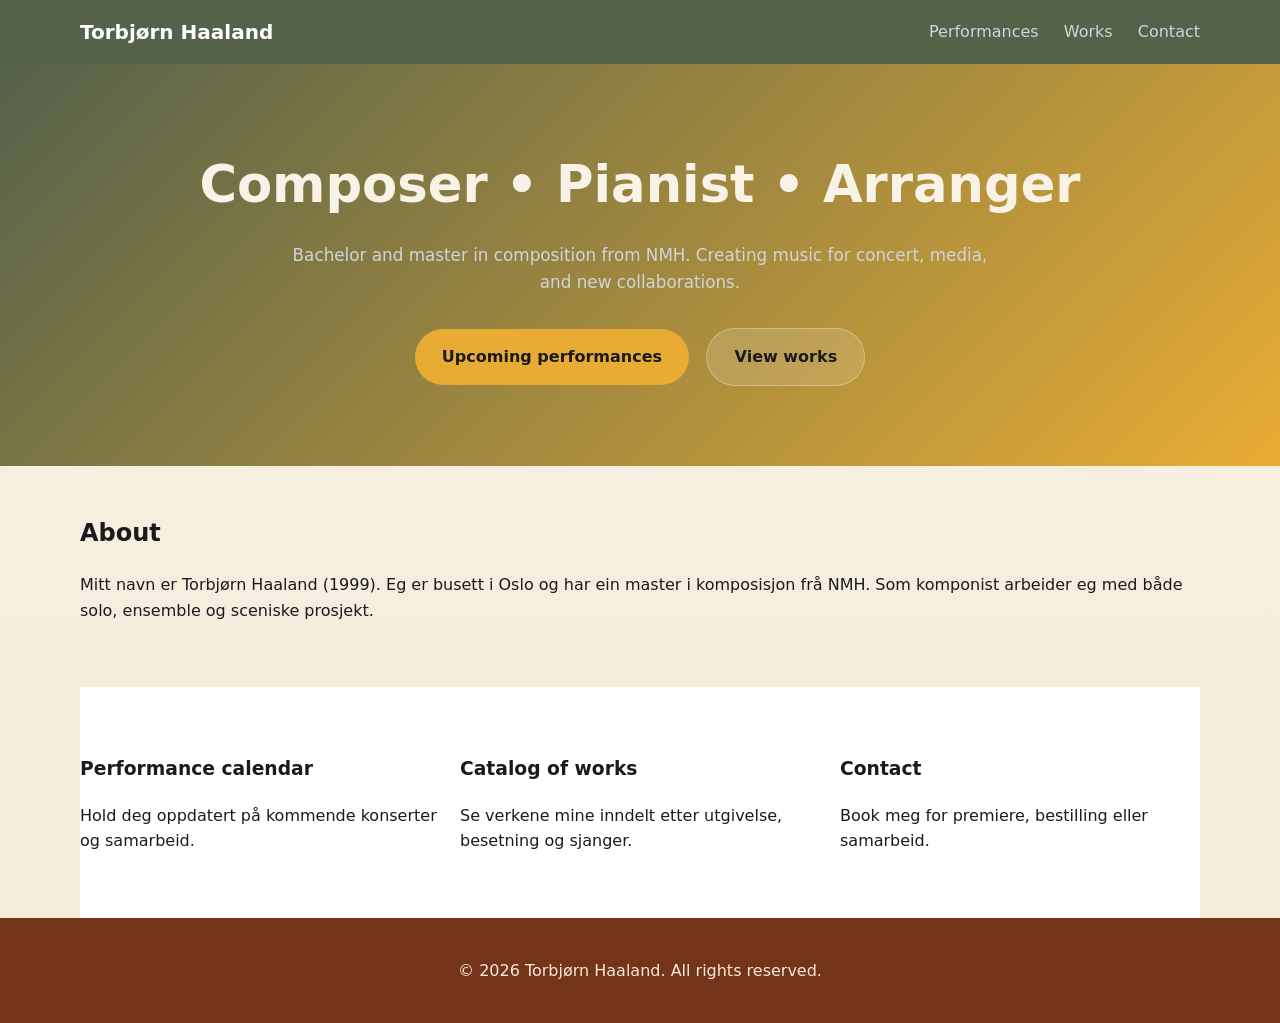
<file: index.html>
<!DOCTYPE html>
<html lang="en">
<head>
  <meta charset="UTF-8" />
  <meta name="viewport" content="width=device-width, initial-scale=1.0" />
  <title>Torbjørn Haaland | Composer</title>
  <link rel="stylesheet" href="styles.css" />
</head>
<body>
  <header class="site-header">
    <div class="container">
      <a class="logo" href="index.html">Torbjørn Haaland</a>
      <nav>
        <a href="performances.html">Performances</a>
        <a href="works.html">Works</a>
        <a href="contact.html">Contact</a>
      </nav>
    </div>
  </header>

  <main class="hero">
    <div class="container">
      <h1>Composer • Pianist • Arranger</h1>
      <p>Bachelor and master in composition from NMH. Creating music for concert, media, and new collaborations.</p>
      <a class="button" href="performances.html">Upcoming performances</a>
      <a class="button button-secondary" href="works.html">View works</a>
    </div>
  </main>

  <section class="section container">
    <h2>About</h2>
    <p>Mitt navn er Torbjørn Haaland (1999). Eg er busett i Oslo og har ein master i komposisjon frå NMH. Som komponist arbeider eg med både solo, ensemble og sceniske prosjekt.</p>
  </section>

  <section class="section section-alt container">
    <div class="grid">
      <div>
        <h3>Performance calendar</h3>
        <p>Hold deg oppdatert på kommende konserter og samarbeid.</p>
      </div>
      <div>
        <h3>Catalog of works</h3>
        <p>Se verkene mine inndelt etter utgivelse, besetning og sjanger.</p>
      </div>
      <div>
        <h3>Contact</h3>
        <p>Book meg for premiere, bestilling eller samarbeid.</p>
      </div>
    </div>
  </section>

  <footer class="footer">
    <div class="container">
      <p>© <span id="year"></span> Torbjørn Haaland. All rights reserved.</p>
    </div>
  </footer>

  <script src="script.js"></script>
</body>
</html>
</file>
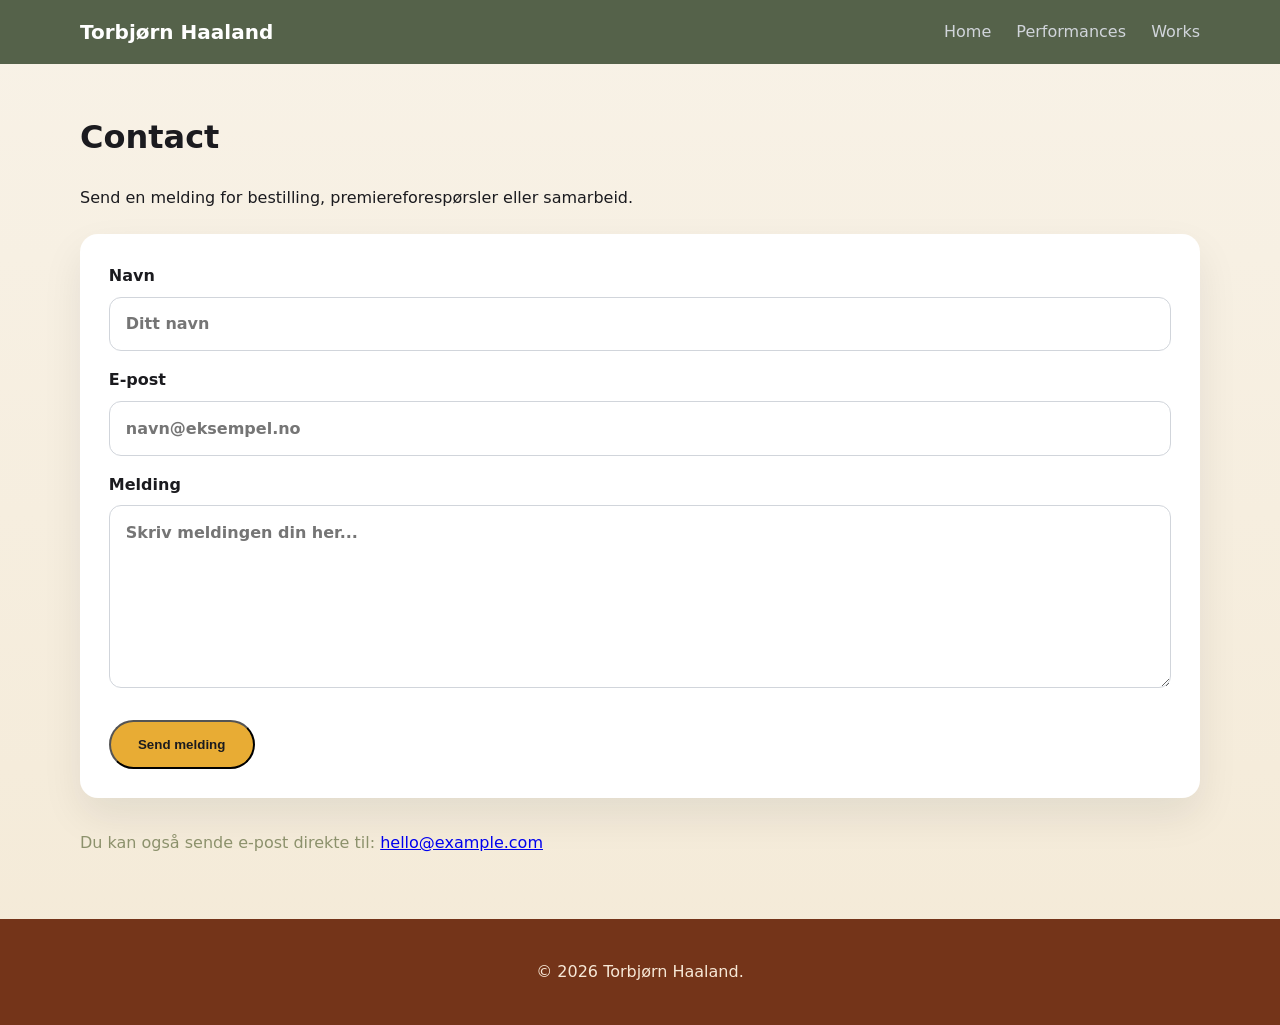
<file: contact.html>
<!DOCTYPE html>
<html lang="en">
<head>
  <meta charset="UTF-8" />
  <meta name="viewport" content="width=device-width, initial-scale=1.0" />
  <title>Contact</title>
  <link rel="stylesheet" href="styles.css" />
</head>
<body>
  <header class="site-header">
    <div class="container">
      <a class="logo" href="index.html">Torbjørn Haaland</a>
      <nav>
        <a href="index.html">Home</a>
        <a href="performances.html">Performances</a>
        <a href="works.html">Works</a>
      </nav>
    </div>
  </header>

  <main class="section container">
    <h1>Contact</h1>
    <p>Send en melding for bestilling, premiereforespørsler eller samarbeid.</p>

    <form id="contactForm" class="contact-form">
      <label>
        Navn
        <input type="text" name="name" placeholder="Ditt navn" required />
      </label>
      <label>
        E-post
        <input type="email" name="email" placeholder="navn@eksempel.no" required />
      </label>
      <label>
        Melding
        <textarea name="message" rows="6" placeholder="Skriv meldingen din her..." required></textarea>
      </label>
      <button type="submit" class="button">Send melding</button>
    </form>

    <div class="contact-info">
      <p>Du kan også sende e-post direkte til: <a href="mailto:hello@example.com">hello@example.com</a></p>
    </div>
  </main>

  <footer class="footer">
    <div class="container">
      <p>© <span id="year"></span> Torbjørn Haaland.</p>
    </div>
  </footer>

  <script src="script.js"></script>
</body>
</html>
</file>
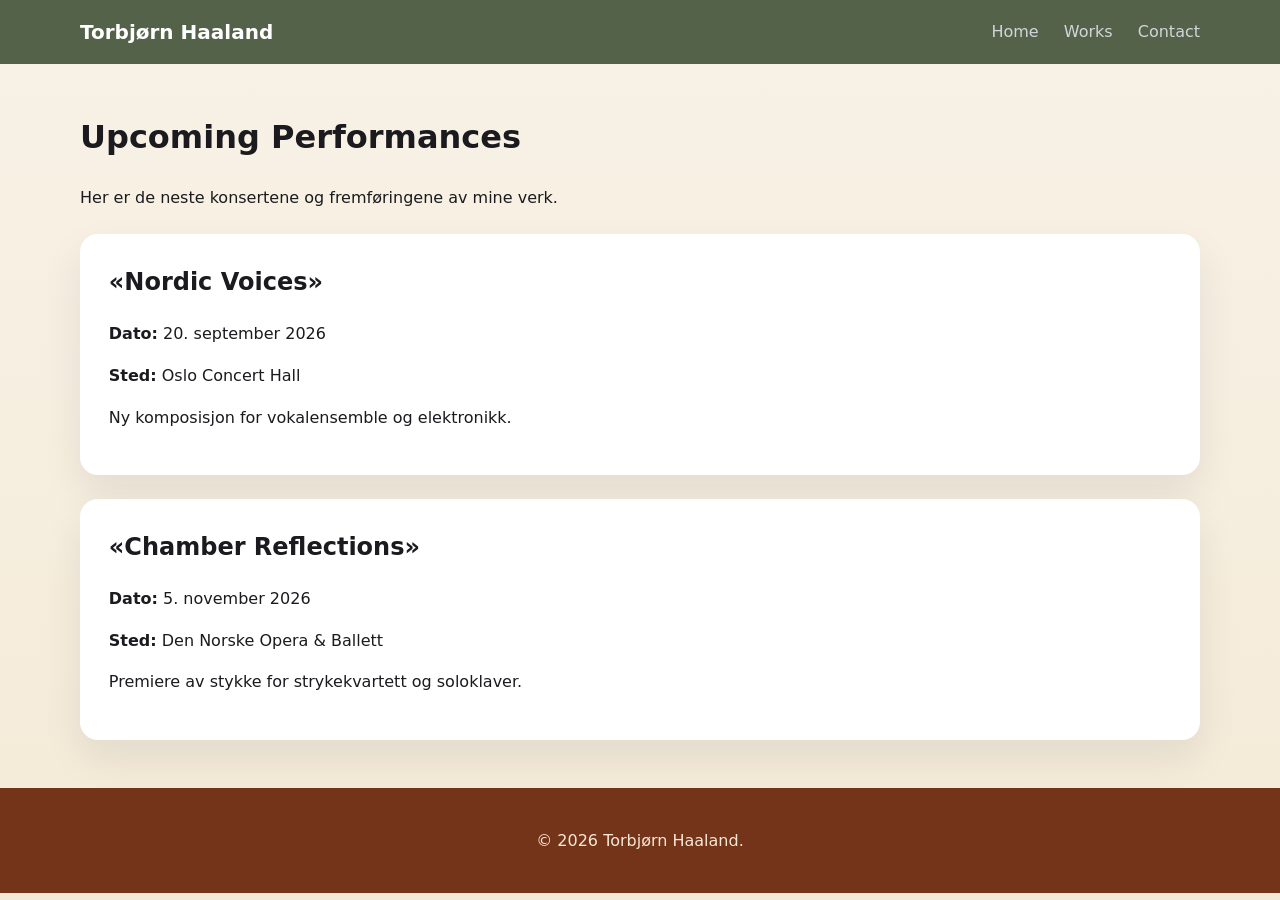
<file: performances.html>
<!DOCTYPE html>
<html lang="en">
<head>
  <meta charset="UTF-8" />
  <meta name="viewport" content="width=device-width, initial-scale=1.0" />
  <title>Upcoming Performances</title>
  <link rel="stylesheet" href="styles.css" />
</head>
<body>
  <header class="site-header">
    <div class="container">
      <a class="logo" href="index.html">Torbjørn Haaland</a>
      <nav>
        <a href="index.html">Home</a>
        <a href="works.html">Works</a>
        <a href="contact.html">Contact</a>
      </nav>
    </div>
  </header>

  <main class="section container">
    <h1>Upcoming Performances</h1>
    <p>Her er de neste konsertene og fremføringene av mine verk.</p>

    <div class="event-card">
      <h2>«Nordic Voices»</h2>
      <p><strong>Dato:</strong> 20. september 2026</p>
      <p><strong>Sted:</strong> Oslo Concert Hall</p>
      <p>Ny komposisjon for vokalensemble og elektronikk.</p>
    </div>

    <div class="event-card">
      <h2>«Chamber Reflections»</h2>
      <p><strong>Dato:</strong> 5. november 2026</p>
      <p><strong>Sted:</strong> Den Norske Opera & Ballett</p>
      <p>Premiere av stykke for strykekvartett og soloklaver.</p>
    </div>
  </main>

  <footer class="footer">
    <div class="container">
      <p>© <span id="year"></span> Torbjørn Haaland.</p>
    </div>
  </footer>

  <script src="script.js"></script>
</body>
</html>
</file>
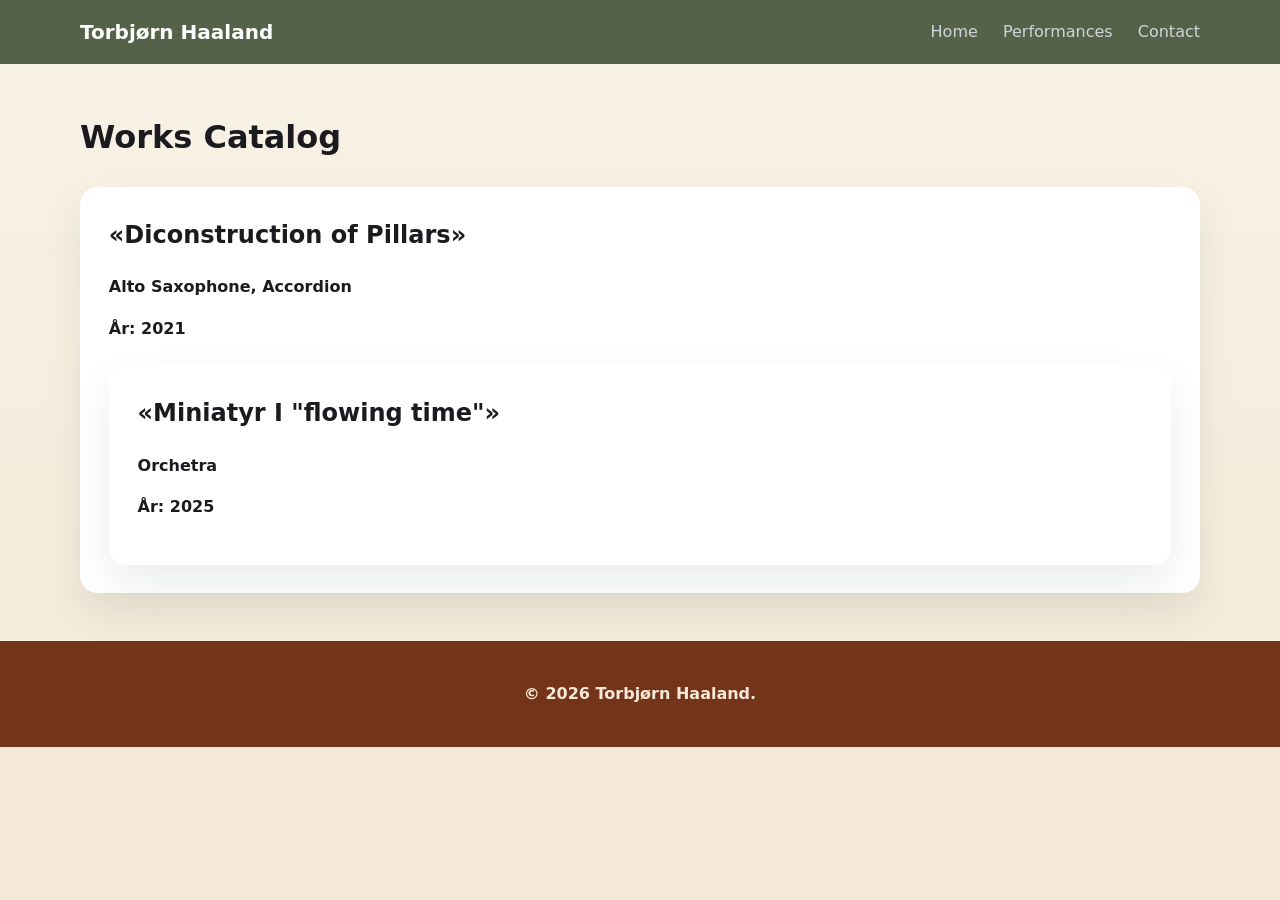
<file: works.html>
<!DOCTYPE html>
<html lang="en">
<head>
  <meta charset="UTF-8" />
  <meta name="viewport" content="width=device-width, initial-scale=1.0" />
  <title>Works Catalog</title>
  <link rel="stylesheet" href="styles.css" />
</head>
<body>
  <header class="site-header">
    <div class="container">
      <a class="logo" href="index.html">Torbjørn Haaland</a>
      <nav>
        <a href="index.html">Home</a>
        <a href="performances.html">Performances</a>
        <a href="contact.html">Contact</a>
      </nav>
    </div>
  </header>

  <main class="section container">
    <h1>Works Catalog</h1>

    <div class="work-card">
      <h2>«Diconstruction of Pillars»</h2>
      <p><strong> Alto Saxophone, Accordion</p>
      <p><strong>År:</strong> 2021</p>

    <div class="work-card">
      <h2>«Miniatyr I "flowing time"»</h2>
      <p><strong> Orchetra</p>
      <p><strong>År:</strong> 2025</p>
  </main>

  <footer class="footer">
    <div class="container">
      <p>© <span id="year"></span> Torbjørn Haaland.</p>
    </div>
  </footer>

  <script src="script.js"></script>
</body>
</html>
</file>
<file: styles.css>
:root {
  font-family: Inter, system-ui, sans-serif;
  color: #1b1b1f;
  background: #f4e8d8;
  line-height: 1.6;
  --sunflower: #e8ac34;
  --moss: #8c916c;
  --pumpkin: #c4742c;
  --chestnut: #743419;
  --pine: #55624a;
  --surface: #fff5ea;
  --text-muted: #5b4f40;
}

* {
  box-sizing: border-box;
}

body {
  margin: 0;
  background: linear-gradient(180deg, #f8f2e7 0%, #f4ead7 100%);
}

.container {
  width: min(1120px, calc(100% - 2rem));
  margin: 0 auto;
}

.site-header {
  background: var(--pine);
  color: #f8f1e7;
  padding: 1rem 0;
}

.site-header .container {
  display: flex;
  align-items: center;
  justify-content: space-between;
  gap: 1rem;
}

.logo {
  font-size: 1.25rem;
  font-weight: 700;
  color: white;
  text-decoration: none;
}

.site-header nav a {
  color: #d1d5db;
  margin-left: 1.25rem;
  text-decoration: none;
}
.site-header nav a:hover {
  color: white;
}

.hero {
  padding: 5rem 0;
  background: linear-gradient(135deg, var(--pine) 0%, var(--sunflower) 100%);
  color: #f8f2e7;
  text-align: center;
}

.hero h1 {
  margin: 0 0 1rem;
  font-size: clamp(2.5rem, 4vw, 4rem);
}

.hero p {
  max-width: 720px;
  margin: 0 auto 2rem;
  color: #d1d5db;
  font-size: 1.05rem;
}

.button {
  display: inline-block;
  background: var(--sunflower);
  color: #1b1b1f;
  padding: 0.95rem 1.7rem;
  border-radius: 999px;
  text-decoration: none;
  font-weight: 600;
}
.button:hover {
  background: var(--pumpkin);
}

.button-secondary {
  background: rgba(248, 242, 231, 0.16);
  border: 1px solid rgba(248, 242, 231, 0.35);
  margin-left: 0.75rem;
}
.button-secondary:hover {
  background: rgba(248, 242, 231, 0.2);
}

.section {
  padding: 3rem 0;
}

.section-alt {
  background: white;
  padding: 3rem 0;
}

.section h2,
.section h1 {
  margin-top: 0;
}

.grid {
  display: grid;
  gap: 1.25rem;
  grid-template-columns: repeat(auto-fit, minmax(220px, 1fr));
}

.event-card,
.work-card,
.contact-form {
  background: white;
  border-radius: 18px;
  box-shadow: 0 18px 40px rgba(15, 23, 42, 0.08);
  padding: 1.8rem;
  margin-top: 1.5rem;
}

.event-card h2,
.work-card h2 {
  margin-top: 0;
}

.contact-form label {
  display: block;
  margin-bottom: 1rem;
  font-weight: 600;
}

.contact-form input,
.contact-form textarea {
  width: 100%;
  border: 1px solid #d1d5db;
  border-radius: 12px;
  padding: 0.85rem 1rem;
  margin-top: 0.5rem;
  font: inherit;
}

.contact-form textarea {
  resize: vertical;
}

.contact-form .button {
  margin-top: 0.5rem;
}

.contact-info {
  margin-top: 2rem;
  color: var(--moss);
}

.footer {
  padding: 1.5rem 0;
  background: var(--chestnut);
  color: #f7e8d7;
  text-align: center;
}
</file>
